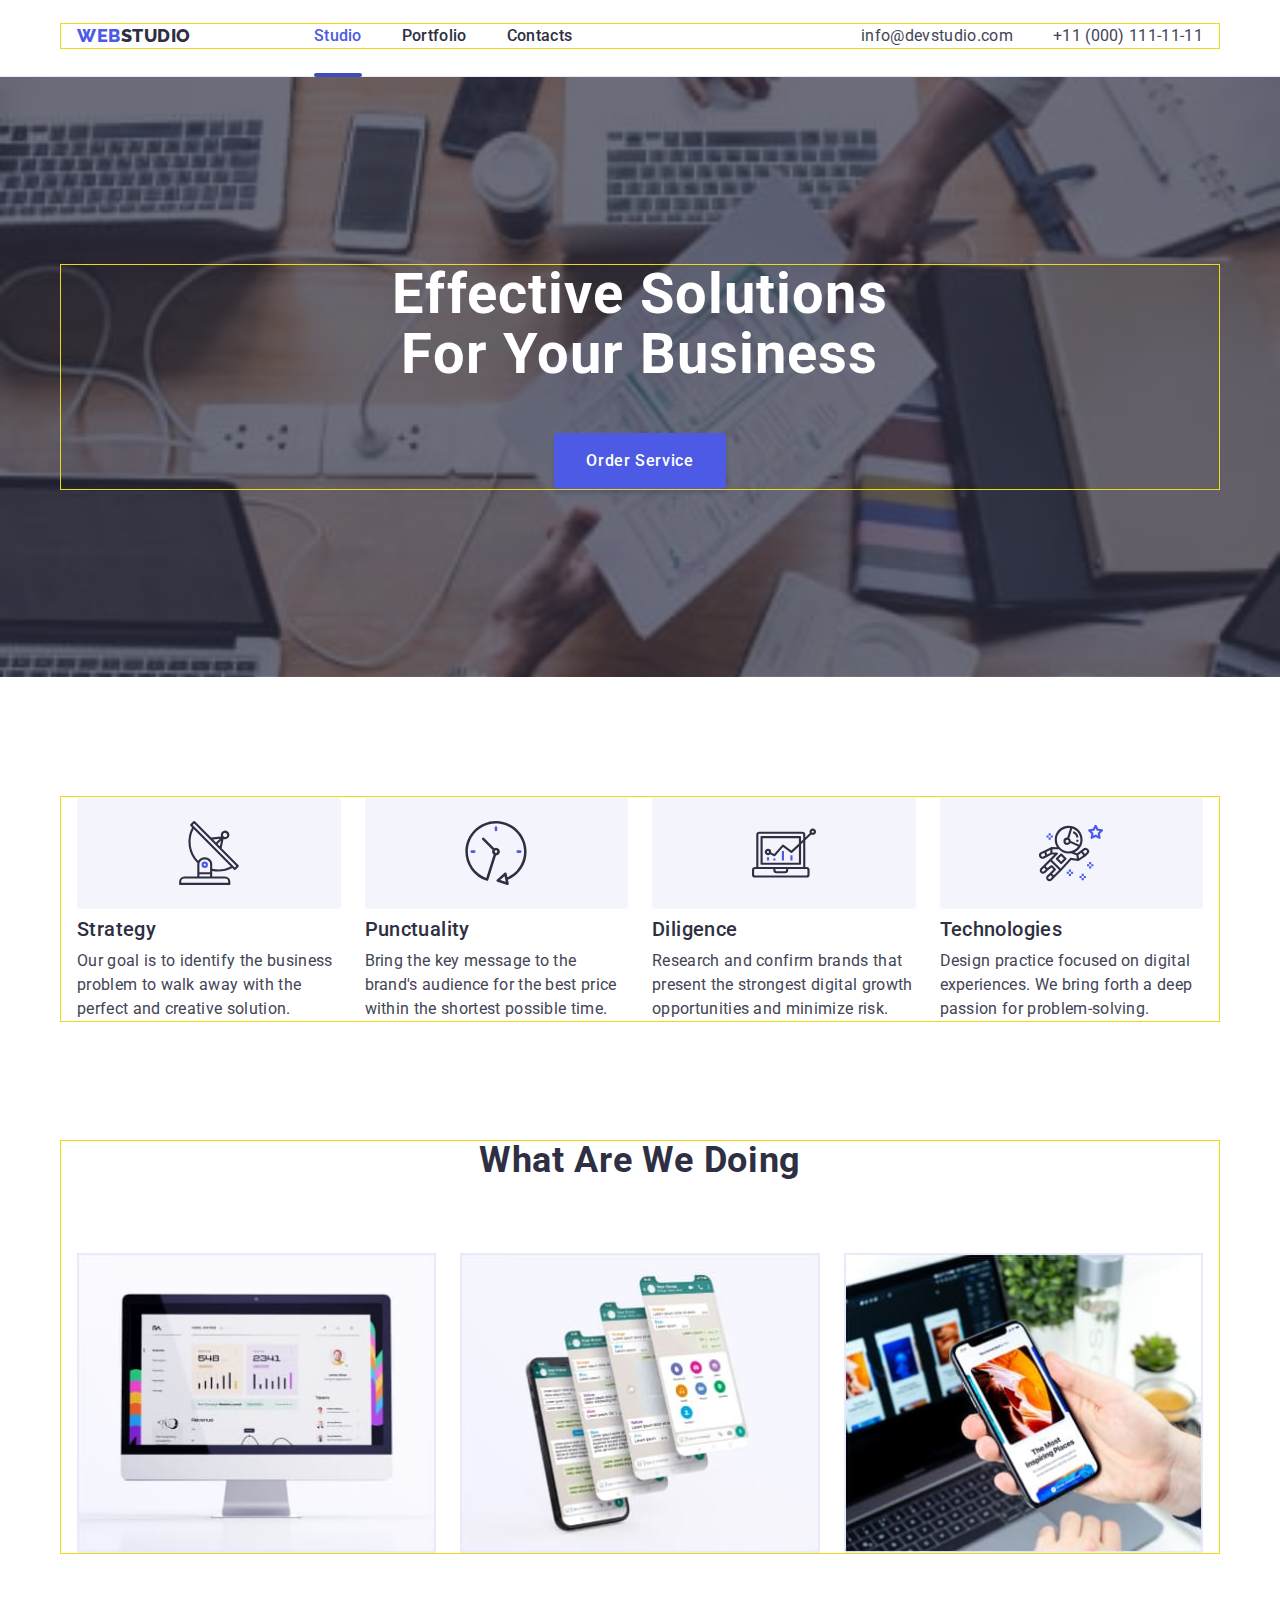
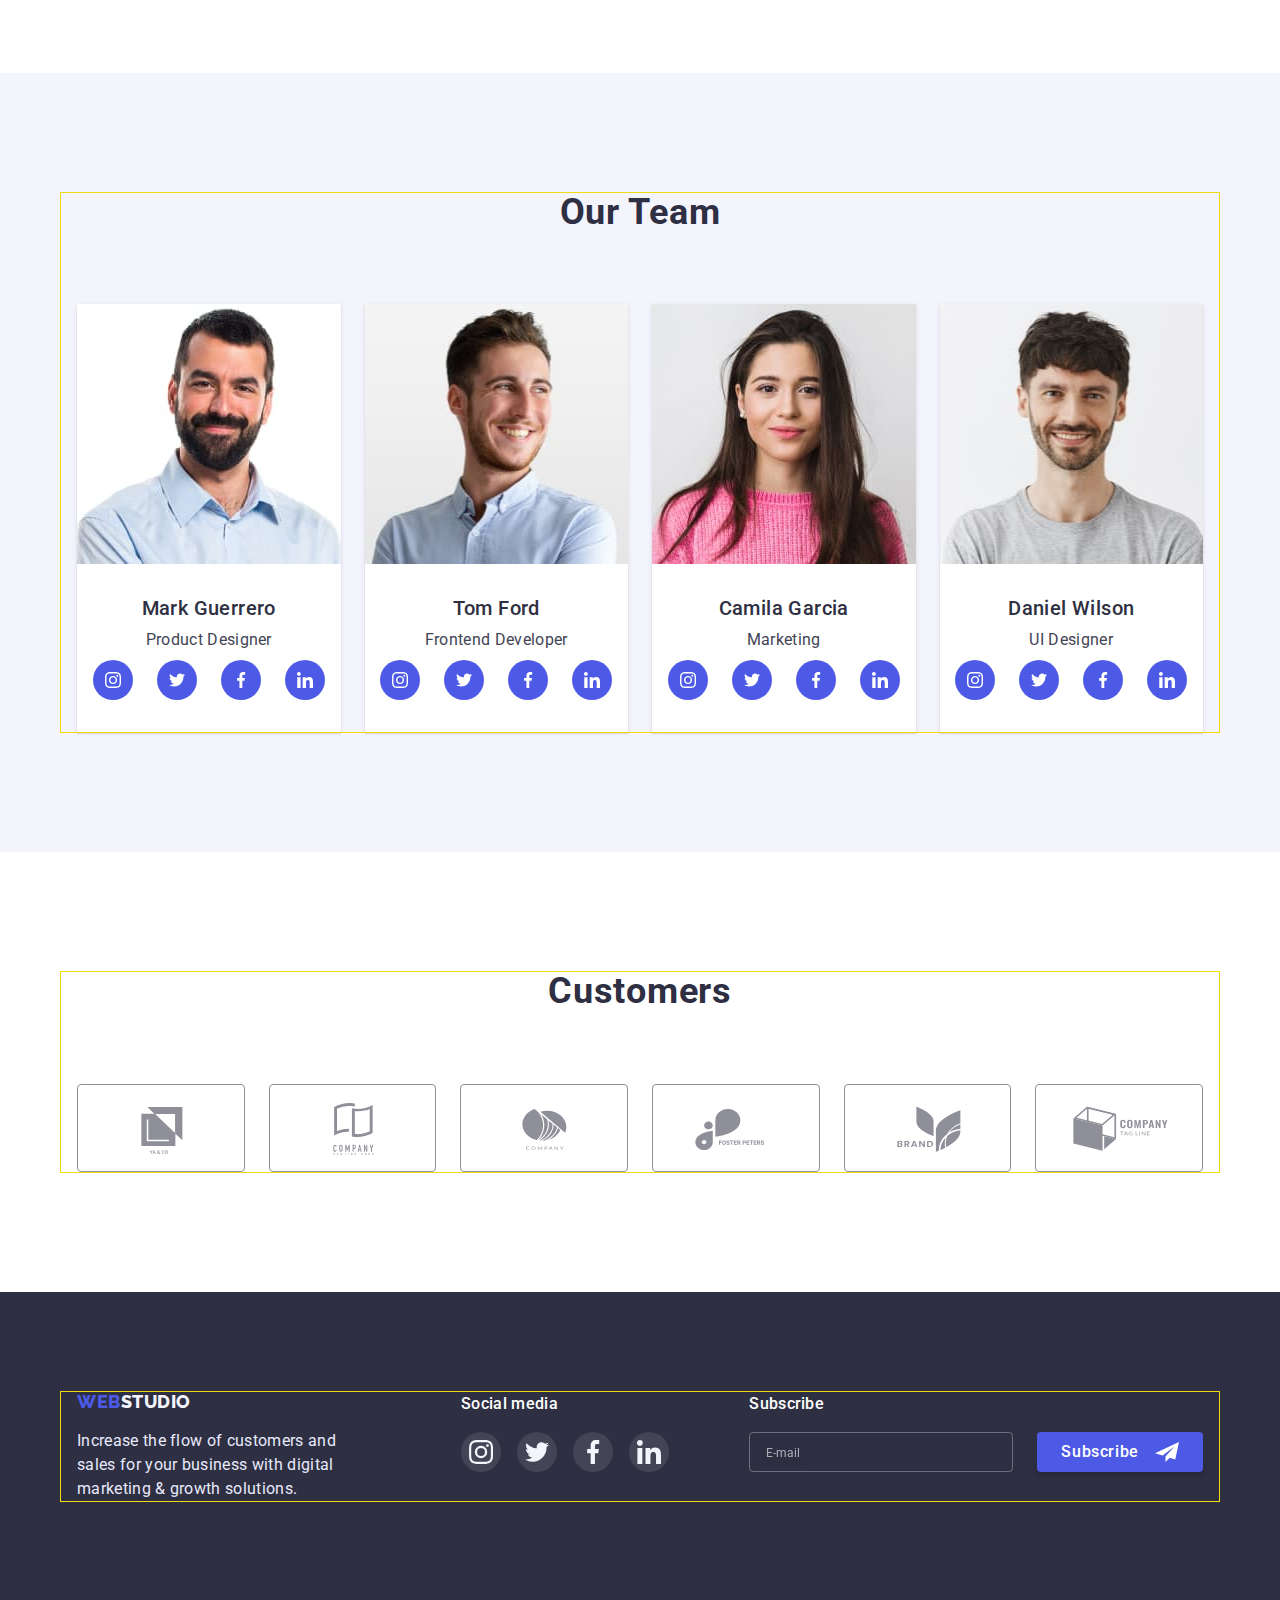
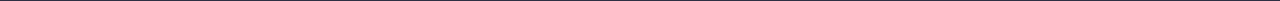
<file: index.html>
<!DOCTYPE html>
<html lang="en">
  <head>
    <meta charset="UTF-8" />
    <meta http-equiv="X-UA-Compatible" content="IE=edge" />
    <meta name="viewport" content="width=device-width, initial-scale=1.0" />
    <title>WEBSTUDIO</title>

    <link rel="preconnect" href="https://fonts.googleapis.com" />
    <link rel="preconnect" href="https://fonts.gstatic.com" crossorigin />
    <link
      href="https://fonts.googleapis.com/css2?family=Raleway:wght@800&family=Roboto:wght@400;500;700;900&display=swap"
      rel="stylesheet"
    />
    <link
      rel="stylesheet"
      href="https://cdnjs.cloudflare.com/ajax/libs/modern-normalize/1.1.0/modern-normalize.min.css"
    />
    <link rel="stylesheet" href="./css/mobile.css" />
    <link rel="stylesheet" href="./css/tablet.css" />
    <link rel="stylesheet" href="./css/desktop.css" />
  </head>

  <body>
    <!-----Header----->
    <header class="header">
      <div class="container header-container">
        <nav class="header-nav">
          <a href="" class="header-logo link logo"
            ><span class="primary">Web</span
            ><span class="studio">Studio</span></a
          >
          <ul class="header-list list">
            <li class="header-item">
              <a href="./index.html" class="header-link link current">Studio</a>
            </li>
            <li class="header-item">
              <a href="./portfolio.html" class="header-link link">Portfolio</a>
            </li>
            <li class="header-item">
              <a href="./contacts" class="header-link link">Contacts</a>
            </li>
          </ul>
        </nav>
        <button type="button" class="mobile-menu-open" data-menu-open>
          <svg class="mobile-menu-open-icon" width="32" height="22">
            <use href="./images/icons.svg#icon-burger"></use>
          </svg>
        </button>

        <ul class="header-info-list list">
          <li class="info-item">
            <a href="mailto:info@devstudio.com" class="header-info link"
              >info@devstudio.com</a
            >
          </li>
          <li class="info-item">
            <a href="tel:+110001111111" class="header-info link"
              >+11 (000) 111-11-11</a
            >
          </li>
        </ul>
      </div>

      <div class="mobile-menu is-hidden" data-menu>
        <div class="container">
          <div class="mobile-menu-top">
            <button type="button" class="mobile-menu-close-btn" data-menu-close>
              <svg class="mobile-menu-close-icon" width="8" height="8">
                <use href="./images/icons.svg#close-btn-modal"></use>
              </svg>
            </button>
            <nav>
              <ul class="menu-list list">
                <li class="menu-item">
                  <a href="./index.html" class="menu-link link current"
                    >Studio</a
                  >
                </li>
                <li class="menu-item">
                  <a href="./portfolio.html" class="menu-link link"
                    >Portfolio</a
                  >
                </li>
                <li class="menu-item">
                  <a href="./contacts" class="menu-link link">Contacts</a>
                </li>
              </ul>
            </nav>
          </div>

          <div class="mobile-menu-bottom">
            <ul class="menu-info-list list">
              <li class="menu-info-item">
                <a href="tel:+110001111111" class="menu-info-tel link"
                  >+11 (000) 111-11-11</a
                >
              </li>
              <li class="menu-info-item">
                <a href="mailto:info@devstudio.com" class="menu-info-mail link"
                  >info@devstudio.com</a
                >
              </li>
            </ul>

            <ul class="menu-icon-list icon-list list">
              <li class="icon-item">
                <a href="" class="menu-icon-link icon-link">
                  <svg class="menu-icon-svg" width="24" height="24">
                    <use href="./images/icons.svg#icon-instagram"></use>
                  </svg>
                </a>
              </li>
              <li class="icon-item">
                <a href="" class="menu-icon-link icon-link">
                  <svg class="menu-icon-svg" width="24" height="24">
                    <use href="./images/icons.svg#icon-twitter"></use>
                  </svg>
                </a>
              </li>
              <li class="icon-item">
                <a href="" class="menu-icon-link icon-link">
                  <svg class="menu-icon-svg" width="24" height="24">
                    <use href="./images/icons.svg#icon-facebook"></use>
                  </svg>
                </a>
              </li>
              <li class="icon-item">
                <a href="" class="menu-icon-link icon-link">
                  <svg class="menu-icon-svg" width="24" height="24">
                    <use href="./images/icons.svg#icon-linkedin"></use>
                  </svg>
                </a>
              </li>
            </ul>
          </div>
        </div>
      </div>
    </header>

    <main>
      <!-----Hero----->
      <section class="hero hero-overlay">
        <div class="hero-container container">
          <div class="hero-title-wrapper">
            <h1 class="hero-title">Effective Solutions for Your Business</h1>
          </div>
          <button
            type="button"
            class="hero-btn studio-btn button"
            data-modal-open
          >
            Order Service
          </button>
        </div>
      </section>

      <!-----Strategy----->
      <section class="strategy section">
        <div class="container">
          <h2 class="strategy-title visually-hidden">
            Our main principles in work
          </h2>
          <ul class="strategy-list wrap-list list">
            <li class="strategy-item icon-strategy">
              <h3 class="strategy-subtitle subtitle">Strategy</h3>
              <p class="strategy-text text">
                Our goal is to identify the business problem to walk away with
                the perfect and creative solution.
              </p>
            </li>
            <li class="strategy-item icon-punctuality">
              <h3 class="strategy-subtitle subtitle">Punctuality</h3>
              <p class="strategy-text text">
                Bring the key message to the brand's audience for the best price
                within the shortest possible time.
              </p>
            </li>
            <li class="strategy-item icon-diligence">
              <h3 class="strategy-subtitle subtitle">Diligence</h3>
              <p class="strategy-text text">
                Research and confirm brands that present the strongest digital
                growth opportunities and minimize risk.
              </p>
            </li>
            <li class="strategy-item icon-technologies">
              <h3 class="strategy-subtitle subtitle">Technologies</h3>
              <p class="strategy-text text">
                Design practice focused on digital experiences. We bring forth a
                deep passion for problem-solving.
              </p>
            </li>
          </ul>
        </div>
      </section>

      <!-----Result----->
      <section class="result section">
        <div class="container">
          <h2 class="result-title title">What are we doing</h2>
          <ul class="result-list wrap-list list">
            <li class="result-item">
              <img
                class="result-img"
                src="./images/product1.jpg"
                alt="The monitor shows the website"
                width="360"
                height="300"
              />
            </li>
            <li class="result-item">
              <img
                class="result-img"
                src="./images/product2.jpg"
                alt="The messenger in a smartphone"
                width="360"
                height="300"
              />
            </li>
            <li class="result-item">
              <img
                class="result-img"
                src="./images/product3.jpg"
                alt="Multiplatform apps on the computer and the phone"
                width="360"
                height="300"
              />
            </li>
          </ul>
        </div>
      </section>

      <!-----Team----->
      <section class="team section">
        <div class="container">
          <h2 class="team-title title">Our team</h2>
          <ul class="team-list wrap-list list">
            <li class="team-item">
              <img
                class="team-img"
                srcset="
                  ./images/foto-team1.jpg    1x,
                  ./images/foto-team1@2x.jpg 2x
                "
                src="./images/foto-team1.jpg"
                alt="Mark Guerrero"
                width="264"
                height="260"
              />
              <div class="team-container text-container">
                <h3 class="team-subtitle subtitle">Mark Guerrero</h3>
                <p class="team-text text">Product Designer</p>
                <ul class="team-icon-list icon-list list">
                  <li class="icon-item">
                    <a href="" class="team-icon-link icon-link">
                      <svg class="team-icon-svg" width="16" height="16">
                        <use href="./images/icons.svg#icon-instagram"></use>
                      </svg>
                    </a>
                  </li>
                  <li class="icon-item">
                    <a href="" class="team-icon-link icon-link">
                      <svg class="team-icon-svg" width="16" height="16">
                        <use href="./images/icons.svg#icon-twitter"></use>
                      </svg>
                    </a>
                  </li>
                  <li class="icon-item">
                    <a href="" class="team-icon-link icon-link">
                      <svg class="team-icon-svg" width="16" height="16">
                        <use href="./images/icons.svg#icon-facebook"></use>
                      </svg>
                    </a>
                  </li>
                  <li class="icon-item">
                    <a href="" class="team-icon-link icon-link">
                      <svg class="team-icon-svg" width="16" height="16">
                        <use href="./images/icons.svg#icon-linkedin"></use>
                      </svg>
                    </a>
                  </li>
                </ul>
              </div>
            </li>
            <li class="team-item">
              <img
                class="team-img"
                srcset="
                  ./images/foto-team2.jpg    1x,
                  ./images/foto-team2@2x.jpg 2x
                "
                src="./images/foto-team2.jpg"
                alt="Tom Ford"
                width="264"
                height="260"
              />
              <div class="team-container text-container">
                <h3 class="team-subtitle subtitle">Tom Ford</h3>
                <p class="team-text text">Frontend Developer</p>
                <ul class="team-icon-list icon-list list">
                  <li class="team-icon-item icon-item">
                    <a href="" class="team-icon-link icon-link">
                      <svg class="team-icon-svg" width="16" height="16">
                        <use href="./images/icons.svg#icon-instagram"></use>
                      </svg>
                    </a>
                  </li>
                  <li class="icon-item">
                    <a href="" class="team-icon-link icon-link">
                      <svg class="team-icon-svg" width="16" height="16">
                        <use href="./images/icons.svg#icon-twitter"></use>
                      </svg>
                    </a>
                  </li>
                  <li class="icon-item">
                    <a href="" class="team-icon-link icon-link">
                      <svg class="team-icon-svg" width="16" height="16">
                        <use href="./images/icons.svg#icon-facebook"></use>
                      </svg>
                    </a>
                  </li>
                  <li class="icon-item">
                    <a href="" class="team-icon-link icon-link">
                      <svg class="team-icon-svg" width="16" height="16">
                        <use href="./images/icons.svg#icon-linkedin"></use>
                      </svg>
                    </a>
                  </li>
                </ul>
              </div>
            </li>
            <li class="team-item">
              <img
                class="team-img"
                srcset="
                  ./images/foto-team3.jpg    1x,
                  ./images/foto-team3@2x.jpg 2x
                "
                src="./images/foto-team3.jpg"
                alt="Camila Garcia"
                width="264"
                height="260"
              />
              <div class="team-container text-container">
                <h3 class="team-subtitle subtitle">Camila Garcia</h3>
                <p class="team-text text">Marketing</p>
                <ul class="team-icon-list icon-list list">
                  <li class="icon-item">
                    <a href="" class="team-icon-link icon-link">
                      <svg class="team-icon-svg" width="16" height="16">
                        <use href="./images/icons.svg#icon-instagram"></use>
                      </svg>
                    </a>
                  </li>
                  <li class="icon-item">
                    <a href="" class="team-icon-link icon-link">
                      <svg class="team-icon-svg" width="16" height="16">
                        <use href="./images/icons.svg#icon-twitter"></use>
                      </svg>
                    </a>
                  </li>
                  <li class="icon-item">
                    <a href="" class="team-icon-link icon-link">
                      <svg class="team-icon-svg" width="16" height="16">
                        <use href="./images/icons.svg#icon-facebook"></use>
                      </svg>
                    </a>
                  </li>
                  <li class="icon-item">
                    <a href="" class="team-icon-link icon-link">
                      <svg class="team-icon-svg" width="16" height="16">
                        <use href="./images/icons.svg#icon-linkedin"></use>
                      </svg>
                    </a>
                  </li>
                </ul>
              </div>
            </li>
            <li class="team-item">
              <img
                class="team-img"
                srcset="
                  ./images/foto-team4.jpg    1x,
                  ./images/foto-team4@2x.jpg 2x
                "
                src="./images/foto-team4.jpg"
                alt="Daniel Wilson"
                width="264"
                height="260"
              />
              <div class="team-container text-container">
                <h3 class="team-subtitle subtitle">Daniel Wilson</h3>
                <p class="team-text text">UI Designer</p>
                <ul class="team-icon-list icon-list list">
                  <li class="icon-item">
                    <a href="" class="team-icon-link icon-link">
                      <svg class="team-icon-svg" width="16" height="16">
                        <use href="./images/icons.svg#icon-instagram"></use>
                      </svg>
                    </a>
                  </li>
                  <li class="icon-item">
                    <a href="" class="team-icon-link icon-link">
                      <svg class="team-icon-svg" width="16" height="16">
                        <use href="./images/icons.svg#icon-twitter"></use>
                      </svg>
                    </a>
                  </li>
                  <li class="icon-item">
                    <a href="" class="team-icon-link icon-link">
                      <svg class="team-icon-svg" width="16" height="16">
                        <use href="./images/icons.svg#icon-facebook"></use>
                      </svg>
                    </a>
                  </li>
                  <li class="icon-item">
                    <a href="" class="team-icon-link icon-link">
                      <svg class="team-icon-svg" width="16" height="16">
                        <use href="./images/icons.svg#icon-linkedin"></use>
                      </svg>
                    </a>
                  </li>
                </ul>
              </div>
            </li>
          </ul>
        </div>
      </section>

      <!-----Customers  ----->
      <section class="customers section">
        <div class="container">
          <h2 class="customers-title title">Customers</h2>
          <ul class="customers-list wrap-list list">
            <li class="customers-item">
              <a href="" class="customers-link icon-link link">
                <svg class="customers-icon-svg">
                  <use href="./images/icons.svg#icon-ya-co"></use>
                </svg>
              </a>
            </li>
            <li class="customers-item">
              <a href="" class="customers-link icon-link link">
                <svg class="customers-icon-svg">
                  <use href="./images/icons.svg#icon-tagline-here"></use>
                </svg>
              </a>
            </li>
            <li class="customers-item">
              <a href="" class="customers-link icon-link link">
                <svg class="customers-icon-svg">
                  <use href="./images/icons.svg#icon-company"></use>
                </svg>
              </a>
            </li>
            <li class="customers-item">
              <a href="" class="customers-link icon-link link">
                <svg class="customers-icon-svg">
                  <use href="./images/icons.svg#icon-foster-peters"></use>
                </svg>
              </a>
            </li>
            <li class="customers-item">
              <a href="" class="customers-link icon-link link">
                <svg class="customers-icon-svg">
                  <use href="./images/icons.svg#icon-brand"></use>
                </svg>
              </a>
            </li>
            <li class="customers-item">
              <a href="" class="customers-link icon-link link">
                <svg class="customers-icon-svg">
                  <use href="./images/icons.svg#icon-tag-line"></use>
                </svg>
              </a>
            </li>
          </ul>
        </div>
      </section>
    </main>

    <!-----Footer----->
    <footer class="footer section">
      <div class="footer-container container">
        <div class="footer-container-logo">
          <a class="footer-logo link logo" href=""
            ><span class="primary">Web</span>Studio</a
          >
          <p class="footer-text text">
            Increase the flow of customers and sales for your business with
            digital marketing & growth solutions.
          </p>
        </div>
        <div class="footer-container-icon">
          <p class="footer-title text">Social media</p>
          <ul class="footer-icon-list icon-list list">
            <li class="icon-item">
              <a href="" class="footer-icon-link icon-link">
                <svg class="footer-icon-svg" width="24" height="24">
                  <use href="./images/icons.svg#icon-instagram"></use>
                </svg>
              </a>
            </li>
            <li class="icon-item">
              <a href="" class="footer-icon-link icon-link">
                <svg class="footer-icon-svg" width="24" height="24">
                  <use href="./images/icons.svg#icon-twitter"></use>
                </svg>
              </a>
            </li>
            <li class="icon-item">
              <a href="" class="footer-icon-link icon-link">
                <svg class="footer-icon-svg" width="24" height="24">
                  <use href="./images/icons.svg#icon-facebook"></use>
                </svg>
              </a>
            </li>
            <li class="icon-item">
              <a href="" class="footer-icon-link icon-link">
                <svg class="footer-icon-svg" width="24" height="24">
                  <use href="./images/icons.svg#icon-linkedin"></use>
                </svg>
              </a>
            </li>
          </ul>
        </div>
        <div class="footer-container-mail">
          <p class="footer-title text">Subscribe</p>
          <form class="footer-form">
            <label class="footer-form-label">
              <input
                type="email"
                class="footer-form-email"
                name="user_email"
                placeholder="E-mail"
              />
            </label>
            <button type="submit" class="footer-form-btn studio-btn button">
              <span class="footer-btn-text">Subscribe</span>
              <svg class="footer-plane-icon" width="24" height="24">
                <use href="./images/icons.svg#plane-icon-footer"></use>
              </svg>
            </button>
          </form>
        </div>
      </div>
    </footer>

    <!-----Modal----->
    <div class="backdrop is-hidden" data-modal>
      <div class="modal-container">
        <button type="button" class="close-btn-modal" data-modal-close>
          <svg class="close-btn-modal-svg" width="8" height="8">
            <use href="./images/icons.svg#close-btn-modal"></use>
          </svg>
        </button>
        <form class="modal-form">
          <p class="modal-form-mission text">
            Leave your contacts and we will call you back
          </p>

          <label class="modal-form-label">
            <span class="modal-text">Name</span>
            <span class="modal-icon-wrap">
              <input
                type="text"
                class="modal-form-input"
                name="user_name"
                required
                pattern="^[a-zA-Zа-яА-Я]+$"
                minlength="2"
                autofocus
              />
              <svg class="modal-icon-svg" width="18" height="18">
                <use href="./images/icons.svg#icon-user-name"></use>
              </svg>
            </span>
          </label>

          <label class="modal-form-label">
            <span class="modal-text">Phone</span>
            <span class="modal-icon-wrap">
              <input
                type="tel"
                class="modal-form-input"
                name="user_phone"
                required
                pattern="[0-9]{3}-[0-9]{3}-[0-9]{2}-[0-9]{2}"
                title="xxx-xxx-xx-xx"
              />
              <svg class="modal-icon-svg" width="18" height="24">
                <use href="./images/icons.svg#icon-user-phone"></use>
              </svg>
            </span>
          </label>

          <label class="modal-form-label">
            <span class="modal-text">Email</span>
            <span class="modal-icon-wrap">
              <input type="email" class="modal-form-input" name="user_email" />
              <svg class="modal-icon-svg" width="18" height="24">
                <use href="./images/icons.svg#icon-user-email"></use>
              </svg>
            </span>
          </label>

          <label class="comment-label">
            <span class="modal-text">Comment</span>
            <textarea
              class="textarea-comment modal-form-input"
              name="user_comment"
              placeholder="Text input"
            ></textarea>
          </label>

          <input
            type="checkbox"
            class="modal-check-input visually-hidden"
            name="user_policy"
            id="user_checkbox"
            value="true"
          />
          <label class="modal-check-label modal-text" for="user_checkbox"
            >I accept the terms and conditions of the&nbsp;
            <a href="" class="modal-form-link">Privacy Policy</a></label
          >

          <button type="submit" class="modal-send-btn studio-btn button">
            <span class="modal-btn-text">Send</span>
          </button>
        </form>
      </div>
    </div>
    <script src="./js/modal.js"></script>
    <script src="./js/mobile-menu.js"></script>
  </body>
</html>
</file>
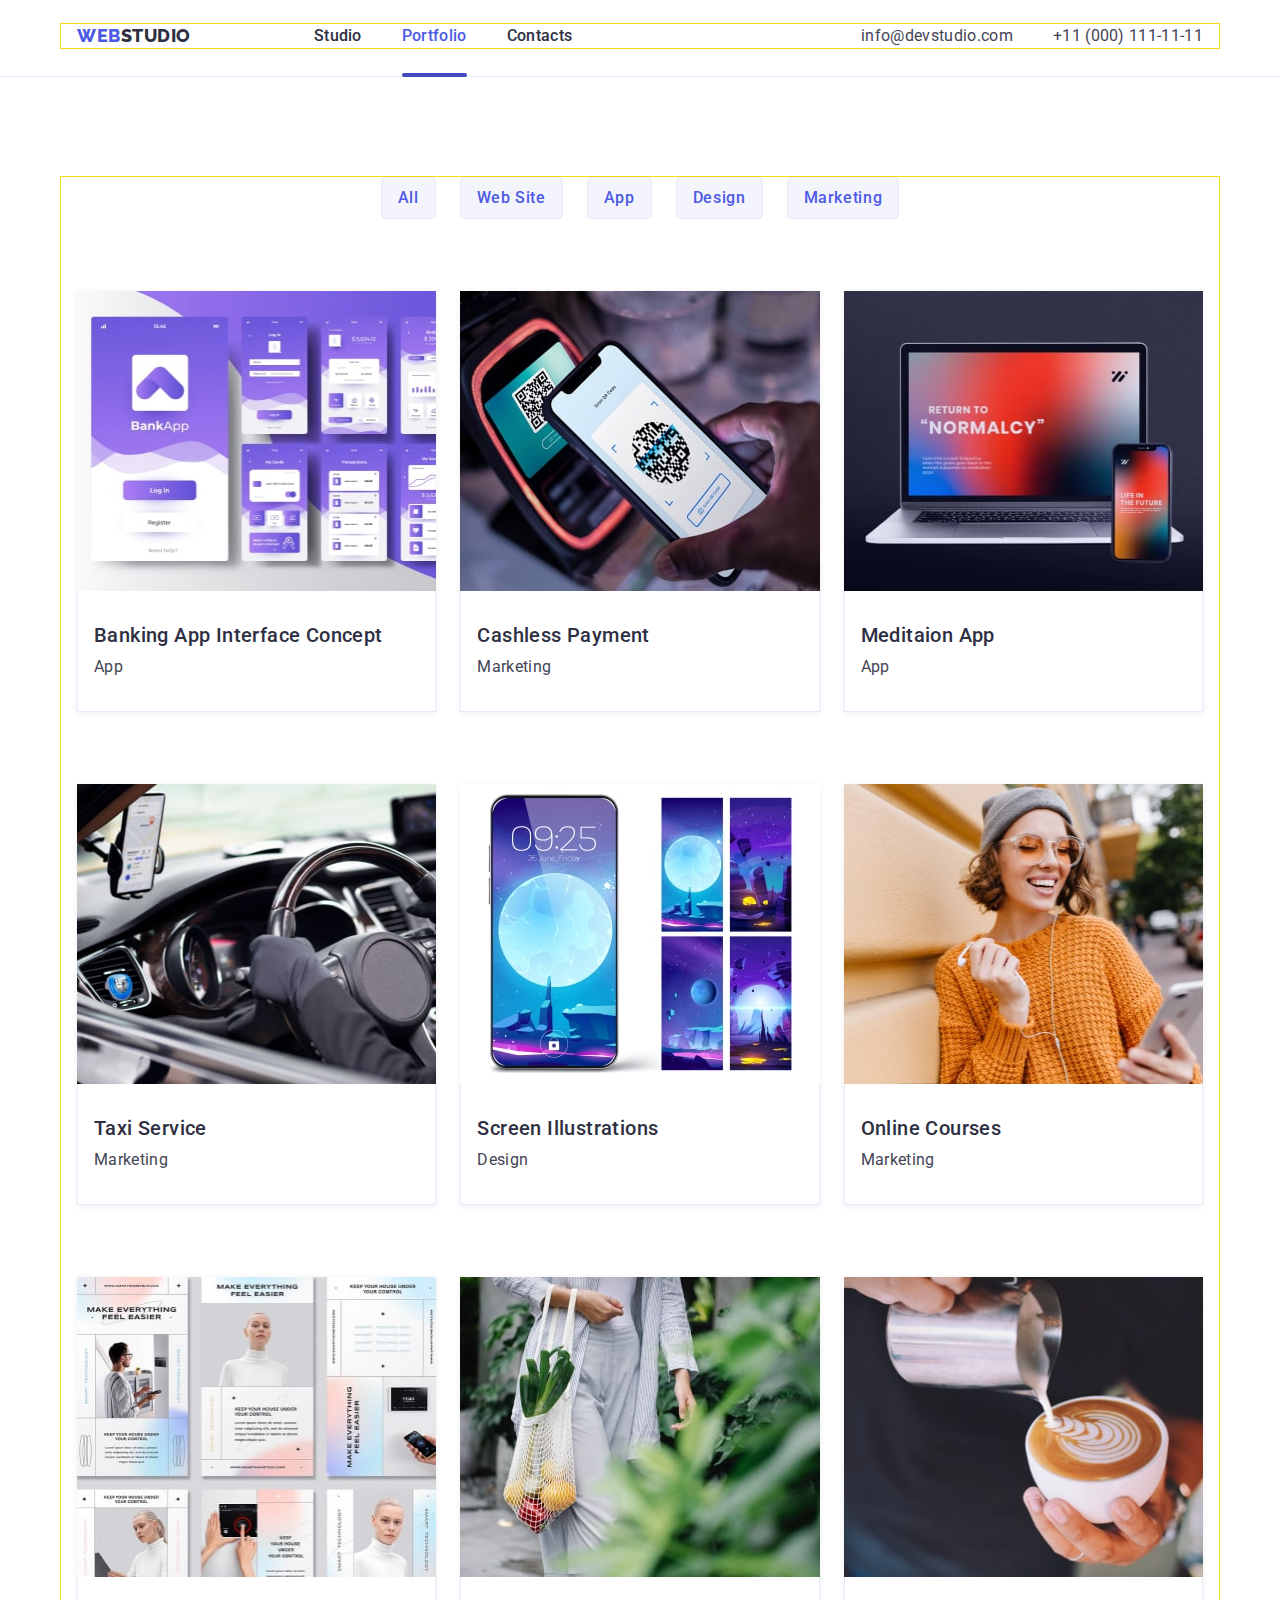
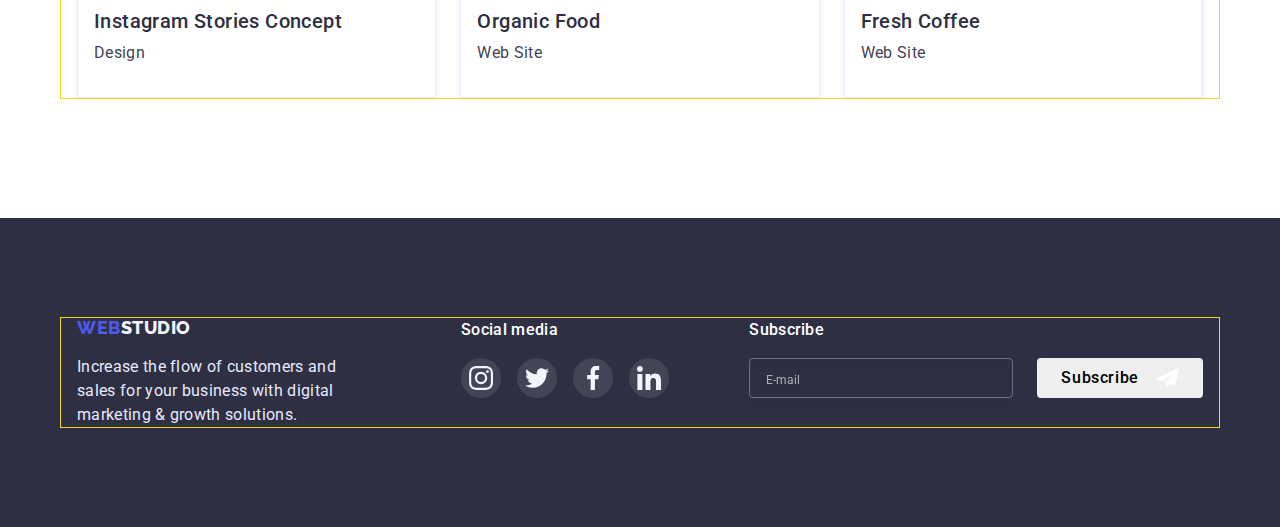
<file: portfolio.html>
<!DOCTYPE html>
<html lang="en">
  <head>
    <meta charset="UTF-8" />
    <meta http-equiv="X-UA-Compatible" content="IE=edge" />
    <meta name="viewport" content="width=device-width, initial-scale=1.0" />
    <title>WEBSTUDIO-portfolio</title>
    <link rel="preconnect" href="https://fonts.googleapis.com" />
    <link rel="preconnect" href="https://fonts.gstatic.com" crossorigin />
    <link
      href="https://fonts.googleapis.com/css2?family=Raleway:wght@800&family=Roboto:wght@400;500;700;900&display=swap"
      rel="stylesheet"
    />
    <link
      rel="stylesheet"
      href="https://cdnjs.cloudflare.com/ajax/libs/modern-normalize/1.1.0/modern-normalize.min.css"
    />
    <!-- <link rel="stylesheet" href="./css/portfolio.css" /> -->
    <link rel="stylesheet" href="./css/mobile.css" />
    <link rel="stylesheet" href="./css/tablet.css" />
    <link rel="stylesheet" href="./css/desktop.css" />
  </head>
  <body>
    <!-----Header----->
    <header class="header">
      <div class="container header-container">
        <nav class="header-nav">
          <a href="" class="header-logo link logo">
            <span class="primary">Web</span>Studio</a
          >
          <ul class="header-list list">
            <li class="header-item">
              <a href="./index.html" class="header-link link">Studio</a>
            </li>
            <li class="header-item">
              <a href="./portfolio.html" class="header-link link current"
                >Portfolio</a
              >
            </li>
            <li class="header-item">
              <a href="./contacts" class="header-link link">Contacts</a>
            </li>
          </ul>
        </nav>
        <button type="button" class="mobile-menu-open" data-menu-open>
          <svg class="mobile-menu-open-icon" width="32" height="22">
            <use href="./images/icons.svg#icon-burger"></use>
          </svg>
        </button>

        <ul class="header-info-list list">
          <li class="info-item">
            <a
              href="mailto:info@devstudio.com"
              class="header-info header-mail link"
              >info@devstudio.com</a
            >
          </li>
          <li class="info-item">
            <a href="tel:+110001111111" class="header-info link"
              >+11 (000) 111-11-11</a
            >
          </li>
        </ul>
      </div>

      <div class="mobile-menu is-hidden" data-menu>
        <div class="container">
          <div class="mobile-menu-top">
            <button type="button" class="mobile-menu-close-btn" data-menu-close>
              <svg class="mobile-menu-close-icon" width="8" height="8">
                <use href="./images/icons.svg#close-btn-modal"></use>
              </svg>
            </button>
            <nav>
              <ul class="menu-list list">
                <li class="menu-item">
                  <a href="./index.html" class="menu-link link">Studio</a>
                </li>
                <li class="menu-item">
                  <a href="./portfolio.html" class="menu-link link current"
                    >Portfolio</a
                  >
                </li>
                <li class="menu-item">
                  <a href="./contacts" class="menu-link link">Contacts</a>
                </li>
              </ul>
            </nav>
          </div>

          <div class="mobile-menu-bottom">
            <ul class="menu-info-list list">
              <li class="menu-info-item">
                <a href="tel:+110001111111" class="menu-info-tel link"
                  >+11 (000) 111-11-11</a
                >
              </li>
              <li class="menu-info-item">
                <a href="mailto:info@devstudio.com" class="menu-info-mail link"
                  >info@devstudio.com</a
                >
              </li>
            </ul>

            <ul class="menu-icon-list icon-list list">
              <li class="icon-item">
                <a href="" class="menu-icon-link icon-link">
                  <svg class="menu-icon-svg" width="24" height="24">
                    <use href="./images/icons.svg#icon-instagram"></use>
                  </svg>
                </a>
              </li>
              <li class="icon-item">
                <a href="" class="menu-icon-link icon-link">
                  <svg class="menu-icon-svg" width="24" height="24">
                    <use href="./images/icons.svg#icon-twitter"></use>
                  </svg>
                </a>
              </li>
              <li class="icon-item">
                <a href="" class="menu-icon-link icon-link">
                  <svg class="menu-icon-svg" width="24" height="24">
                    <use href="./images/icons.svg#icon-facebook"></use>
                  </svg>
                </a>
              </li>
              <li class="icon-item">
                <a href="" class="menu-icon-link icon-link">
                  <svg class="menu-icon-svg" width="24" height="24">
                    <use href="./images/icons.svg#icon-linkedin"></use>
                  </svg>
                </a>
              </li>
            </ul>
          </div>
        </div>
      </div>
    </header>

    <main>
      <!-----Portfolio----->
      <section class="portfolio section">
        <div class="container">
          <h1 class="main-title visually-hidden main-title">Portfolio</h1>

          <ul class="filter-list list">
            <li class="filter-item">
              <button class="filter-btn button" type="button">All</button>
            </li>
            <li class="filter-item">
              <button class="filter-btn button" type="button">Web Site</button>
            </li>
            <li class="filter-item">
              <button class="filter-btn button" type="button">App</button>
            </li>
            <li class="filter-item">
              <button class="filter-btn button" type="button">Design</button>
            </li>
            <li class="filter-item">
              <button class="filter-btn button" type="button">Marketing</button>
            </li>
          </ul>
          <ul class="card-list wrap-list list">
            <li class="card-item">
              <a href="" class="card-link link">
                <div class="card-overlay-container">
                  <picture>
                    <source
                      srcset="
                        ./images/card-desk1-@1x-min.jpg 1x,
                        ./images/card-desk1-@2x-min.jpg 2x
                      "
                      media="(min-width: 1158px)"
                      width="360"
                      height="300"
                      type="image/jpeg"
                    />
                    <source
                      srcset="
                        ./images/card-tab1-@1x-min.jpg 1x,
                        ./images/card-tab1-@2x-min.jpg 2x
                      "
                      media="(min-width: 768px)"
                      width="356"
                      height="300"
                      type="image/jpeg"
                    />
                    <source
                      srcset="
                        ./images/card-mob1-@1x-min.jpg 1x,
                        ./images/card-mob1-@2x-min.jpg 2x
                      "
                      media="(min-width: 320px)"
                      width="396"
                      height="280"
                      type="image/jpeg"
                    />
                    <img
                      class="card-img"
                      src="./images/card-mob1-@1x-min.jpg"
                      alt="Smartphone with QR code"
                      width="396"
                      height="280"
                    />
                  </picture>

                  <p class="card-overlay text">
                    14 Stylish and User-Friendly App Design Concepts · Task
                    Manager App · Calorie Tracker App · Exotic Fruit Ecommerce
                    App · Cloud Storage App
                  </p>
                </div>
                <div class="card-container text-container">
                  <h2 class="card-subtitle subtitle">
                    Banking App Interface Concept
                  </h2>
                  <p class="card-text text">App</p>
                </div>
              </a>
            </li>
            <li class="card-item">
              <a href="" class="card-link link">
                <div class="card-overlay-container">
                  <picture>
                    <source
                      srcset="
                        ./images/card-desk2-@1x-min.jpg 1x,
                        ./images/card-desk2-@2x-min.jpg 2x
                      "
                      media="(min-width: 1158px)"
                      width="360"
                      height="300"
                      type="image/jpeg"
                    />
                    <source
                      srcset="
                        ./images/card-tab2-@1x-min.jpg 1x,
                        ./images/card-tab2-@2x-min.jpg 2x
                      "
                      media="(min-width: 768px)"
                      width="356"
                      height="300"
                      type="image/jpeg"
                    />
                    <source
                      srcset="
                        ./images/card-mob2-@1x-min.jpg 1x,
                        ./images/card-mob2-@2x-min.jpg 2x
                      "
                      media="(min-width: 320px)"
                      width="396"
                      height="280"
                      type="image/jpeg"
                    />
                    <img
                      class="card-img"
                      src="./images/card-mob2-@1x-min.jpg"
                      alt="Smartphone with QR code"
                      width="396"
                      height="280"
                    />
                  </picture>
                  <p class="card-overlay text">
                    14 Stylish and User-Friendly App Design Concepts · Task
                    Manager App · Calorie Tracker App · Exotic Fruit Ecommerce
                    App · Cloud Storage App
                  </p>
                </div>
                <div class="card-container text-container">
                  <h2 class="card-subtitle subtitle">Cashless Payment</h2>
                  <p class="card-text text">Marketing</p>
                </div>
              </a>
            </li>
            <li class="card-item">
              <a href="" class="card-link link">
                <div class="card-overlay-container">
                  <picture>
                    <source
                      srcset="
                        ./images/card-desk3-@1x-min.jpg 1x,
                        ./images/card-desk3-@2x-min.jpg 2x
                      "
                      media="(min-width: 1158px)"
                      width="360"
                      height="300"
                      type="image/jpeg"
                    />
                    <source
                      srcset="
                        ./images/card-tab3-@1x-min.jpg 1x,
                        ./images/card-tab3-@2x-min.jpg 2x
                      "
                      media="(min-width: 768px)"
                      width="356"
                      height="300"
                      type="image/jpeg"
                    />
                    <source
                      srcset="
                        ./images/card-mob3-@1x-min.jpg 1x,
                        ./images/card-mob3-@2x-min.jpg 2x
                      "
                      media="(min-width: 320px)"
                      width="396"
                      height="280"
                      type="image/jpeg"
                    />
                    <img
                      class="card-img"
                      src="./images/card-mob3-@1x-min.jpg"
                      alt="Smartphone with QR code"
                      width="396"
                      height="280"
                    />
                  </picture>
                  <p class="card-overlay text">
                    14 Stylish and User-Friendly App Design Concepts · Task
                    Manager App · Calorie Tracker App · Exotic Fruit Ecommerce
                    App · Cloud Storage App
                  </p>
                </div>
                <div class="card-container text-container">
                  <h2 class="card-subtitle subtitle">Meditaion App</h2>
                  <p class="card-text text">App</p>
                </div>
              </a>
            </li>
            <li class="card-item">
              <a href="" class="card-link link">
                <div class="card-overlay-container">
                  <picture>
                    <source
                      srcset="
                        ./images/card-desk4-@1x-min.jpg 1x,
                        ./images/card-desk4-@2x-min.jpg 2x
                      "
                      media="(min-width: 1158px)"
                      width="360"
                      height="300"
                      type="image/jpeg"
                    />
                    <source
                      srcset="
                        ./images/card-tab4-@1x-min.jpg 1x,
                        ./images/card-tab4-@2x-min.jpg 2x
                      "
                      media="(min-width: 768px)"
                      width="356"
                      height="300"
                      type="image/jpeg"
                    />
                    <source
                      srcset="
                        ./images/card-mob4-@1x-min.jpg 1x,
                        ./images/card-mob4-@2x-min.jpg 2x
                      "
                      media="(min-width: 320px)"
                      width="396"
                      height="280"
                      type="image/jpeg"
                    />
                    <img
                      class="card-img"
                      src="./images/card-mob4-@1x-min.jpg"
                      alt="Smartphone with QR code"
                      width="396"
                      height="280"
                    />
                  </picture>
                  <p class="card-overlay text">
                    14 Stylish and User-Friendly App Design Concepts · Task
                    Manager App · Calorie Tracker App · Exotic Fruit Ecommerce
                    App · Cloud Storage App
                  </p>
                </div>
                <div class="card-container text-container">
                  <h2 class="card-subtitle subtitle">Taxi Service</h2>
                  <p class="card-text text">Marketing</p>
                </div>
              </a>
            </li>
            <li class="card-item">
              <a href="" class="card-link link">
                <div class="card-overlay-container">
                  <picture>
                    <source
                      srcset="
                        ./images/card-desk5-@1x-min.jpg 1x,
                        ./images/card-desk5-@2x-min.jpg 2x
                      "
                      media="(min-width: 1158px)"
                      width="360"
                      height="300"
                      type="image/jpeg"
                    />
                    <source
                      srcset="
                        ./images/card-tab5-@1x-min.jpg 1x,
                        ./images/card-tab5-@2x-min.jpg 2x
                      "
                      media="(min-width: 768px)"
                      width="356"
                      height="300"
                      type="image/jpeg"
                    />
                    <source
                      srcset="
                        ./images/card-mob5-@1x-min.jpg 1x,
                        ./images/card-mob5-@2x-min.jpg 2x
                      "
                      media="(min-width: 320px)"
                      width="396"
                      height="280"
                      type="image/jpeg"
                    />
                    <img
                      class="card-img"
                      src="./images/card-mob5-@1x-min.jpg"
                      alt="Smartphone with QR code"
                      width="396"
                      height="280"
                    />
                  </picture>
                  <p class="card-overlay text">
                    14 Stylish and User-Friendly App Design Concepts · Task
                    Manager App · Calorie Tracker App · Exotic Fruit Ecommerce
                    App · Cloud Storage App
                  </p>
                </div>
                <div class="card-container text-container">
                  <h2 class="card-subtitle subtitle">Screen Illustrations</h2>
                  <p class="card-text text">Design</p>
                </div>
              </a>
            </li>
            <li class="card-item">
              <a href="" class="card-link link">
                <div class="card-overlay-container">
                  <picture>
                    <source
                      srcset="
                        ./images/card-desk6-@1x-min.jpg 1x,
                        ./images/card-desk6-@2x-min.jpg 2x
                      "
                      media="(min-width: 1158px)"
                      width="360"
                      height="300"
                      type="image/jpeg"
                    />
                    <source
                      srcset="
                        ./images/card-tab6-@1x-min.jpg 1x,
                        ./images/card-tab6-@2x-min.jpg 2x
                      "
                      media="(min-width: 768px)"
                      width="356"
                      height="300"
                      type="image/jpeg"
                    />
                    <source
                      srcset="
                        ./images/card-mob6-@1x-min.jpg 1x,
                        ./images/card-mob6-@2x-min.jpg 2x
                      "
                      media="(min-width: 320px)"
                      width="396"
                      height="280"
                      type="image/jpeg"
                    />
                    <img
                      class="card-img"
                      src="./images/card-mob6-@1x-min.jpg"
                      alt="Smartphone with QR code"
                      width="396"
                      height="280"
                    />
                  </picture>
                  <p class="card-overlay text">
                    14 Stylish and User-Friendly App Design Concepts · Task
                    Manager App · Calorie Tracker App · Exotic Fruit Ecommerce
                    App · Cloud Storage App
                  </p>
                </div>
                <div class="card-container text-container">
                  <h2 class="card-subtitle subtitle">Online Courses</h2>
                  <p class="card- text text">Marketing</p>
                </div>
              </a>
            </li>
            <li class="card-item">
              <a href="" class="card-link link">
                <div class="card-overlay-container">
                  <picture>
                    <source
                      srcset="
                        ./images/card-desk7-@1x-min.jpg 1x,
                        ./images/card-desk7-@2x-min.jpg 2x
                      "
                      media="(min-width: 1158px)"
                      width="360"
                      height="300"
                      type="image/jpeg"
                    />
                    <source
                      srcset="
                        ./images/card-tab7-@1x-min.jpg 1x,
                        ./images/card-tab7-@2x-min.jpg 2x
                      "
                      media="(min-width: 768px)"
                      width="356"
                      height="300"
                      type="image/jpeg"
                    />
                    <source
                      srcset="
                        ./images/card-mob7-@1x-min.jpg 1x,
                        ./images/card-mob7-@2x-min.jpg 2x
                      "
                      media="(min-width: 320px)"
                      width="396"
                      height="280"
                      type="image/jpeg"
                    />
                    <img
                      class="card-img"
                      src="./images/card-mob7-@1x-min.jpg"
                      alt="Smartphone with QR code"
                      width="396"
                      height="280"
                    />
                  </picture>
                  <p class="card-overlay text">
                    14 Stylish and User-Friendly App Design Concepts · Task
                    Manager App · Calorie Tracker App · Exotic Fruit Ecommerce
                    App · Cloud Storage App
                  </p>
                </div>
                <div class="card-container text-container">
                  <h2 class="card-subtitle subtitle">
                    Instagram Stories Concept
                  </h2>
                  <p class="card- text text">Design</p>
                </div>
              </a>
            </li>
            <li class="card-item">
              <a href="" class="card-link link">
                <div class="card-overlay-container">
                  <picture>
                    <source
                      srcset="
                        ./images/card-desk8-@1x-min.jpg 1x,
                        ./images/card-desk8-@2x-min.jpg 2x
                      "
                      media="(min-width: 1158px)"
                      width="360"
                      height="300"
                      type="image/jpeg"
                    />
                    <source
                      srcset="
                        ./images/card-tab8-@1x-min.jpg 1x,
                        ./images/card-tab8-@2x-min.jpg 2x
                      "
                      media="(min-width: 768px)"
                      width="356"
                      height="300"
                      type="image/jpeg"
                    />
                    <source
                      srcset="
                        ./images/card-mob8-@1x-min.jpg 1x,
                        ./images/card-mob8-@2x-min.jpg 2x
                      "
                      media="(min-width: 320px)"
                      width="396"
                      height="280"
                      type="image/jpeg"
                    />
                    <img
                      class="card-img"
                      src="./images/card-mob8-@1x-min.jpg"
                      alt="Smartphone with QR code"
                      width="396"
                      height="280"
                    />
                  </picture>
                  <p class="card-overlay text">
                    14 Stylish and User-Friendly App Design Concepts · Task
                    Manager App · Calorie Tracker App · Exotic Fruit Ecommerce
                    App · Cloud Storage App
                  </p>
                </div>
                <div class="card-container text-container">
                  <h2 class="card-subtitle subtitle">Organic Food</h2>
                  <p class="card- text text">Web Site</p>
                </div>
              </a>
            </li>
            <li class="card-item">
              <a href="" class="card-link link">
                <div class="card-overlay-container">
                  <picture>
                    <source
                      srcset="
                        ./images/card-desk9-@1x-min.jpg 1x,
                        ./images/card-desk9-@2x-min.jpg 2x
                      "
                      media="(min-width: 1158px)"
                      width="360"
                      height="300"
                      type="image/jpeg"
                    />
                    <source
                      srcset="
                        ./images/card-tab9-@1x-min.jpg 1x,
                        ./images/card-tab9-@2x-min.jpg 2x
                      "
                      media="(min-width: 768px)"
                      width="356"
                      height="300"
                      type="image/jpeg"
                    />
                    <source
                      srcset="
                        ./images/card-mob9-@1x-min.jpg 1x,
                        ./images/card-mob9-@2x-min.jpg 2x
                      "
                      media="(min-width: 320px)"
                      width="396"
                      height="280"
                      type="image/jpeg"
                    />
                    <img
                      class="card-img"
                      src="./images/card-mob9-@1x-min.jpg"
                      alt="Smartphone with QR code"
                      width="396"
                      height="280"
                    />
                  </picture>
                  <p class="card-overlay text">
                    14 Stylish and User-Friendly App Design Concepts · Task
                    Manager App · Calorie Tracker App · Exotic Fruit Ecommerce
                    App · Cloud Storage App
                  </p>
                </div>
                <div class="card-container text-container">
                  <h2 class="card-subtitle subtitle">Fresh Coffee</h2>
                  <p class="card- text text">Web Site</p>
                </div>
              </a>
            </li>
          </ul>
        </div>
      </section>
    </main>
    <!-----Footer----->
    <footer class="footer">
      <div class="footer-container container">
        <div class="footer-container-logo">
          <a class="footer-logo link logo" href=""
            ><span class="primary">Web</span>Studio</a
          >
          <p class="footer-text text">
            Increase the flow of customers and sales for your business with
            digital marketing & growth solutions.
          </p>
        </div>
        <div class="footer-container-icon">
          <p class="footer-title text">Social media</p>
          <ul class="footer-icon-list icon-list list">
            <li class="icon-item">
              <a href="" class="footer-icon-link icon-link">
                <svg class="footer-icon-svg" width="24" height="24">
                  <use href="./images/icons.svg#icon-instagram"></use>
                </svg>
              </a>
            </li>
            <li class="icon-item">
              <a href="" class="footer-icon-link icon-link">
                <svg class="footer-icon-svg" width="24" height="24">
                  <use href="./images/icons.svg#icon-twitter"></use>
                </svg>
              </a>
            </li>
            <li class="icon-item">
              <a href="" class="footer-icon-link icon-link">
                <svg class="footer-icon-svg" width="24" height="24">
                  <use href="./images/icons.svg#icon-facebook"></use>
                </svg>
              </a>
            </li>
            <li class="icon-item">
              <a href="" class="footer-icon-link icon-link">
                <svg class="footer-icon-svg" width="24" height="24">
                  <use href="./images/icons.svg#icon-linkedin"></use>
                </svg>
              </a>
            </li>
          </ul>
        </div>
        <div class="footer-container-mail">
          <p class="footer-title text">Subscribe</p>
          <form class="footer-form">
            <label class="footer-form-label">
              <input
                type="email"
                class="footer-form-email"
                name="user_email"
                placeholder="E-mail"
              />
            </label>
            <button type="submit" class="footer-form-btn button">
              <span class="footer-btn-text">Subscribe</span>
              <svg class="footer-plane-icon" width="24" height="24">
                <use href="./images/icons.svg#plane-icon-footer"></use>
              </svg>
            </button>
          </form>
        </div>
      </div>
    </footer>
    <script src="./js/mobile-menu.js"></script>
  </body>
</html>
</file>
<file: css/mobile.css>
:root {
  --dark-color: #2e2f42;
  --primary-brand-color: #4d5ae5;
  --pressed-state-color: #404bbf;
  --text-color: #434455;
  --light-color: #f4f4fd;
  --contrast-color: #ffffff;
  --accent-color: #e7e9fc;
  --light-slate-color: #8e8f99;
  --success-color: #31d0aa;
  --transition-dur-and-func: 500ms cubic-bezier(0.4, 0, 0.2, 1);
}

body {
  font-family: "Roboto", sans-serif;
  color: var(--text-color);
}

h1,
h2,
h3,
p {
  margin-top: 0;
  margin-bottom: 0;
}

ul {
  margin-top: 0;
  margin-bottom: 0;
  padding-left: 0;
  box-sizing: border-box;
}

img {
  display: block;
  max-width: 100%;
  height: auto;
}

.section {
  padding-top: 96px;
  padding-bottom: 96px;
}

.container {
  padding-left: 16px;
  padding-right: 16px;
  margin-left: auto;
  margin-right: auto;
  /* outline: 1px solid red; */
}

.list {
  padding: 0;
  margin: 0;
  list-style: none;
}

.link {
  text-decoration: none;
}

.visually-hidden {
  position: absolute;
  width: 1px;
  height: 1px;
  margin: -1px;
  border: 0;
  padding: 0;

  white-space: nowrap;
  clip-path: inset(100%);
  clip: rect(0 0 0 0);
  overflow: hidden;
}

.title {
  font-size: 36px;
  line-height: 1.11;
  text-align: center;
  letter-spacing: 0.02em;
  text-transform: capitalize;
  color: var(--dark-color);

  margin-bottom: 72px;
}

.subtitle {
  font-weight: 500;
  font-size: 20px;
  line-height: 1.2;
  letter-spacing: 0.02em;
  color: var(--dark-color);
}

.text {
  font-size: 16px;
  font-weight: 400;
  line-height: 1.5;
  letter-spacing: 0.02em;
  color: var(--text-color);
}

.button {
  font-family: inherit;
  font-weight: 500;
  font-size: 16px;
  line-height: 1.5;
  letter-spacing: 0.04em;
  border: none;
  border-radius: 4px;
  cursor: pointer;
  display: block;
  padding: 16px 32px;
}

.studio-btn {
  color: var(--contrast-color);
  background-color: var(--primary-brand-color);
  border-color: transparent;
  box-shadow: 0px 4px 4px rgba(0, 0, 0, 0.15);

  transition: background-color var(--transition-dur-and-func);
}

.studio-btn:hover,
.studio-btn:focus {
  color: var(--contrast-color);
  background-color: var(--pressed-state-color);
  border-color: transparent;
  box-shadow: 0px 4px 4px rgba(0, 0, 0, 0.15);
}

.logo {
  display: flex;
  font-family: "Raleway", sans-serif;
  font-size: 18px;
  font-style: normal;
  font-weight: 800;
  letter-spacing: 0.03em;
  line-height: 1.16;
  text-transform: uppercase;
  perspective: 400px;
}

.icon-list {
  display: flex;
}

.icon-item {
  width: 40px;
  height: 40px;
}

.icon-link {
  width: 100%;
  height: 100%;
  border-radius: 50%;
  display: flex;
  align-items: center;
  justify-content: center;
}

.wrap-list {
  display: flex;
  flex-wrap: wrap;
  row-gap: 72px;
}

.text-container {
  display: flex;
  flex-direction: column;
  gap: 8px;
}

/* -----Header----- */

.header {
  background-color: var(--contrast-color);
  border-bottom: 1px solid var(--accent-color);
  box-shadow: 0px 1px 6px 0px rgba(46, 47, 66, 0.08),
    0px 1px 1px 0px rgba(46, 47, 66, 0.16),
    0px 2px 1px 0px rgba(46, 47, 66, 0.08);
}
.header {
  padding-top: 24px;
  padding-bottom: 24px;
}
@media screen and (min-width: 428px) {
  .container {
    width: 428px;

    outline: 1px solid green;
  }
}

.header-list {
  display: none;
}

.header-info-list {
  display: none;
}

.header-container {
  display: flex;
  align-items: center;
  justify-content: space-between;
}

.header-nav {
  display: flex;
  align-items: center;
  perspective: 4 00px;
}

.header-logo {
  color: var(--dark-color);
}

.primary {
  color: var(--primary-brand-color);

  animation: rotateY 6000ms infinite alternate ease-out 1000ms;
}

@keyframes rotateY {
  0% {
    transform: perspective(400px) rotateY(360deg);
  }

  100% {
    transform: perspective(400px) rotateY(-360deg);
  }
}
.primary:hover {
  animation-play-state: paused;
}

.mobile-menu-open {
  width: 32px;
  height: 22px;
  border: none;
  padding: 0;
  line-height: 0;
  background-color: transparent;
}

.mobile-menu-open-icon {
  stroke: var(--dark-color);
}

.mobile-menu {
  position: fixed;
  width: 100%;
  height: 100%;
  z-index: 1000;
  top: 0;
  left: 0;
  background-color: var(--contrast-color);

  padding-top: 80px;
  padding-bottom: 40px;
}

.is-hidden {
  opacity: 0;
  visibility: hidden;
  pointer-events: none;
}

.mobile-menu > .container {
  height: 100%;
  display: flex;
  flex-direction: column;
  justify-content: space-between;
  overflow: auto;

  padding-left: 40px;
  padding-right: 40px;
}

.mobile-menu-close-btn {
  position: absolute;
  top: 40px;
  right: 40px;
  display: flex;
  justify-content: center;
  align-items: center;

  width: 24px;
  height: 24px;
  padding: 0;

  background-color: var(--accent-color);
  border: 1px solid rgba(0, 0, 0, 0.1);
  border-radius: 50%;

  cursor: pointer;

  transition: background-color var(--transition-dur-and-func);
}

.mobile-menu-close-btn:hover,
.mobile-menu-close-btn:focus {
  background-color: var(--pressed-state-color);
}

.mobile-menu-close-icon {
  transition: fill var(--transition-dur-and-func);
}

.mobile-menu-close-btn:hover .mobile-menu-close-icon,
.mobile-menu-close-btn:focus .mobile-menu-close-icon {
  fill: var(--contrast-color);
}

.menu-link {
  font-weight: 700;
  font-size: 36px;
  line-height: 1.11;
  letter-spacing: 0.02em;
  color: var(--dark-color);

  transition: color var(--transition-dur-and-func);
}

.menu-link.current {
  color: var(--primary-brand-color);
}

.menu-link:hover,
.menu-link:focus {
  color: var(--pressed-state-color);
}

.menu-item:not(:last-child) {
  margin-bottom: 40px;
}

.menu-info-list {
  margin-bottom: 48px;
}

.menu-info-tel {
  display: block;
  font-weight: 600;
  font-size: 36px;
  line-height: 1.11;

  margin-bottom: 40px;

  color: var(--primary-brand-color);
}

.menu-info-mail {
  display: block;
  font-weight: 500;
  font-size: 20px;
  line-height: 1.2;
  letter-spacing: 0.02em;

  color: var(--text-color);
}

.menu-icon-list {
  gap: 24px;
}

@media screen and (min-width: 428px) {
  .menu-icon-list {
    gap: 56px;
  }
}

.menu-icon-link {
  background-color: var(--primary-brand-color);

  transition: background-color var(--transition-dur-and-func);
}

.menu-icon-link:hover,
.menu-icon-link:focus {
  background-color: var(--pressed-state-color);
}

.menu-icon-svg {
  fill: var(--contrast-color);
}

/* -----Hero----- */

.hero {
  padding-top: 112px;
  padding-bottom: 112px;
  text-align: center;
  background-color: var(--dark-color);
}

.hero-container {
  display: flex;
  flex-direction: column;
  align-items: center;
  gap: 72px;
}

.hero-overlay {
  width: 100%;
  background-image: linear-gradient(
      to right,
      rgba(46, 47, 66, 0.7),
      rgba(46, 47, 66, 0.7)
    ),
    url(../images/hero-bg-mob-1x.jpg);
  background-repeat: no-repeat;
  background-position: center;
  background-size: cover;
}

.hero-title-wrapper {
  max-width: 320px;
}

.hero-title {
  font-size: 36px;
  line-height: 1.11;
  font-weight: 700;
  letter-spacing: 0.72px;
  color: var(--contrast-color);
  text-transform: capitalize;
}

@media (min-device-pixel-ratio: 2),
  (min-resolution: 192dpi),
  (min-resolution: 2dppx) {
  .hero-overlay {
    background-image: linear-gradient(
        to right,
        rgba(46, 47, 66, 0.7),
        rgba(46, 47, 66, 0.7)
      ),
      url(../images/hero-bg-mob-2x.jpg);
  }
}

/* -----Strategy-----*/
.strategy {
  background-color: var(--contrast-color);
}

.strategy-item {
  display: flex;
  flex-direction: column;
  gap: 8px;
}

.strategy-subtitle {
  font-weight: 700;
  font-size: 36px;
  line-height: 1.11;
  text-align: center;
  letter-spacing: 0.02em;
  color: var(--dark-color);
}

.strategy-text {
  font-weight: 500;
}

/* -----Result----- */
@media screen and (max-width: 1158px) {
  .result {
    display: none;
  }
}

/* -----Team----- */
.team {
  background-color: var(--light-color);
}

.team-list {
  row-gap: 72px;
  justify-content: center;
}

.team-item {
  box-shadow: 0px 1px 6px rgba(46, 47, 66, 0.08),
    0px 1px 1px rgba(46, 47, 66, 0.16), 0px 2px 1px rgba(46, 47, 66, 0.08);
}

.team-container {
  background: var(--contrast-color);
  border-radius: 0px 0px 4px 4px;

  padding-top: 32px;
  padding-bottom: 32px;

  align-items: center;
}

.team-icon-list {
  justify-content: center;
  gap: 24px;
}

.team-icon-link {
  background-color: var(--primary-brand-color);
  /* border-radius: 50%;
  display: flex;
  align-items: center;
  justify-content: center; */

  transition: backgroung-color var(--transition-dur-and-func);
}

.team-icon-link:hover,
.team-icon-link:focus {
  background-color: var(--pressed-state-color);
}

.team-icon-svg {
  fill: var(--contrast-color);
}

/* -----Customers----- */

.customers {
  background-color: var(--contrast-color);
}

.customers-list {
  /* display: flex;
  flex-wrap: wrap;
  row-gap: 72px; */
  column-gap: 16px;
}

.customers-item {
  width: calc((100% - 1 * 16px) / 2);
  height: 88px;
}

.customers-link {
  /* display: flex;
  align-items: center;
  justify-content: center;
  width: 100%;
  height: 100%; */
  border: 1px solid var(--light-slate-color);
  border-radius: 4px;
  color: var(--light-slate-color);
  transition: color var(--transition-dur-and-func),
    border-color var(--transition-dur-and-func);
}

.customers-icon-svg {
  fill: currentColor;
  width: 110px;
  height: 56px;
}

.customers-link:hover,
.customers-link:focus {
  border-color: var(--pressed-state-color);
  color: var(--pressed-state-color);
}

/* -----Portfolio----- */

.portfolio {
  padding-top: 48px;
  padding-bottom: 48px;
  background-color: var(--contrast-color);
}

.filter-list {
  display: flex;
  flex-wrap: wrap;
  row-gap: 8px;
  column-gap: 24px;
  margin-bottom: 48px;
}

@media screen and (min-width: 428px) {
  .filter-item:nth-child(3n + 3) {
    margin-right: 125px;
  }
}

.filter-btn {
  /* text-align: center; */
  color: var(--primary-brand-color);
  background-color: var(--light-color);
  border: 1px solid var(--accent-color);
  padding: 8px 16px;

  transition: color var(--transition-dur-and-func),
    background-color var(--transition-dur-and-func),
    box-shadow var(--transition-dur-and-func),
    border-color var(--transition-dur-and-func);
}

.filter-btn:hover,
.filter-btn:focus {
  color: var(--contrast-color);
  background-color: var(--pressed-state-color);
  box-shadow: 0px 3px 1px rgba(0, 0, 0, 0.1), 0px 2px 1px rgba(0, 0, 0, 0.08),
    0px 2px 2px rgba(0, 0, 0, 0.12);
  border-color: transparent;
}

.card-list {
  /* display: flex;
  flex-wrap: wrap; */
  row-gap: 48px;
}

.card-link {
  display: block;
  box-shadow: 0px 1px 6px rgba(46, 47, 66, 0.08);

  transition: box-shadow var(--transition-dur-and-func);
}

.card-link:hover {
  box-shadow: 0px 1px 6px rgba(46, 47, 66, 0.08),
    0px 1px 1px rgba(46, 47, 66, 0.16), 0px 2px 1px rgba(46, 47, 66, 0.08);
}

.card-img {
  height: 280px;
}

.card-container {
  background: var(--contrast-color);
  border: 1px solid var(--accent-color);
  border-top: none;
  padding: 32px 16px;
}

.card-overlay-container {
  position: relative;
  overflow: hidden;
}

.card-overlay {
  position: absolute;
  top: 0;
  left: 0;
  width: 100%;
  height: 100%;
  overflow: auto;
  transform: translate(0, 100%);

  padding: 40px 32px 16px;
  color: var(--light-color);
  background-color: var(--primary-brand-color);

  transition: transform var(--transition-dur-and-func);
}

.card-link:hover .card-overlay,
.card-link:focus .card-overlay {
  transform: translate(0, 0);
}

/* -----Footer----- */
.footer {
  background-color: var(--dark-color);
}

.footer-container {
  display: flex;
  flex-direction: column;
  gap: 72px;
}
.footer-container-logo,
.footer-container-icon,
.footer-container-mail {
  display: flex;
  flex-direction: column;
  gap: 16px;
  align-items: center;
}

.footer-logo {
  /* line-height: 1.16; */
  color: var(--light-color);
}

.footer-text {
  width: 264px;
  color: var(--accent-color);
}

.footer-title {
  font-weight: 500;
  color: var(--contrast-color);
}

.footer-icon-list {
  /* display: flex; */
  gap: 16px;
}

/* .footer-icon-item {
  width: 40px;
  height: 40px;
} */

.footer-icon-link {
  /* width: 100%;
  height: 100%;
  display: flex; */
  background-color: rgba(255, 255, 255, 0.1);
  /* border-radius: 50%;
  justify-content: center;
  align-items: center; */

  transition: background-color var(--transition-dur-and-func);
}

.footer-icon-svg {
  fill: var(--light-color);
}

.footer-icon-link:hover,
.footer-icon-link:focus {
  background-color: var(--success-color);
}

.footer-form {
  display: flex;
  flex-direction: column;
  align-items: center;
  gap: 16px;
  width: 100%;
}
.footer-form-label {
  width: inherit;
}
.footer-form-email {
  height: 40px;
  width: 100%;

  background-color: transparent;
  border: 1px solid rgba(255, 255, 255, 0.3);
  filter: drop-shadow(0px 4px 4px rgba(0, 0, 0, 0.15));
  border-radius: 4px;
  color: var(--contrast-color);

  padding: 8px 16px;

  transition: border-color var(--transition-dur-and-func);
}

.footer-form-email::placeholder {
  font-weight: 400;
  font-size: 12px;
  line-height: 2;
  color: rgba(255, 255, 255, 0.6);
}

.footer-form-email:focus {
  outline: none;
  border-color: var(--primary-brand-color);
}

.footer-form-btn {
  padding: 8px 24px;
  display: flex;
  gap: 16px;
  align-items: center;
}

/* -----Modal----- */

.backdrop {
  position: fixed;
  top: 0;
  left: 0;
  z-index: 100;
  width: 100%;
  height: 100%;
  background-color: rgba(46, 47, 66, 0.4);

  transition: opacity var(--transition-dur-and-func),
    visibility var(--transition-dur-and-func);
}

.is-hidden {
  opacity: 0;
  visibility: hidden;
  pointer-events: none;
}

/* .modal-container {
  width: calc(100% - 32px);
  outline: 1px solid rgb(10, 245, 249);
} */

.modal-container {
  position: absolute;
  top: 50%;
  left: 50%;
  width: calc(100% - 32px);
  min-height: 584px;
  background-color: #fcfcfc;
  box-shadow: 0px 1px 1px rgba(0, 0, 0, 0.14), 0px 1px 3px rgba(0, 0, 0, 0.12),
    0px 2px 1px rgba(0, 0, 0, 0.2);
  border-radius: 4px;

  transform: translate(-50%, -50%) scale(1);

  transition: transform var(--transition-dur-and-func);

  padding: 72px 16px 24px 16px;
}

@media screen and (min-width: 428px) {
  .modal-container {
    width: 392px;
    outline: 1px solid rgb(215, 11, 11);
  }
}

.backdrop.is-hidden .modal-container {
  transform: translate(-50%, -50%) scale(0);
}

.close-btn-modal {
  position: absolute;
  top: 24px;
  right: 24px;

  display: flex;
  justify-content: center;
  align-items: center;

  width: 24px;
  height: 24px;
  padding: 0;

  background-color: var(--accent-color);
  border: 1px solid rgba(0, 0, 0, 0.1);
  border-radius: 50%;

  cursor: pointer;

  transition: background-color var(--transition-dur-and-func);
}

.close-btn-modal:hover,
.close-btn-modal:focus {
  background-color: var(--pressed-state-color);
}

.close-btn-modal-svg {
  transition: fill var(--transition-dur-and-func);
}

.close-btn-modal:hover .close-btn-modal-svg,
.close-btn-modal:focus .close-btn-modal-svg {
  fill: var(--contrast-color);
}

.modal-form-mission {
  font-weight: 500;
  /* font-size: 16px; */
  /* line-height: 1.5; */
  text-align: center;
  /* letter-spacing: 0.02em; */
  color: var(--dark-color);
  margin-bottom: 14px;
}

.modal-text {
  display: block;
  font-weight: 400;
  font-size: 12px;
  line-height: 1.16;
  letter-spacing: 0.01em;
  color: var(--light-slate-color);

  margin-bottom: 4px;
}

.modal-form-label {
  display: block;
  margin-bottom: 8px;
}

.modal-icon-wrap {
  display: block;
  position: relative;
}

.modal-form-input {
  width: 100%;
  height: 40px;
  padding-left: 38px;
  padding-right: 16px;

  border: 1px solid rgba(33, 33, 33, 0.2);
  border-radius: 4px;
  background-color: transparent;

  transition: border-color var(--transition-dur-and-func);
}
.modal-form-input {
  width: 100%;
  height: 40px;
  padding-left: 38px;

  border: 1px solid rgba(33, 33, 33, 0.2);
  border-radius: 4px;
  background-color: transparent;

  transition: border-color var(--transition-dur-and-func);
}

.modal-form-input:focus {
  outline: none;
  border-color: var(--primary-brand-color);
}

.modal-icon-svg {
  position: absolute;
  top: 50%;
  left: 16px;
  transform: translateY(-50%);

  transition: fill var(--transition-dur-and-func);
}

.modal-form-input:focus + .modal-icon-svg {
  fill: var(--primary-brand-color);
}

.comment-label {
  display: block;
  margin-bottom: 16px;
}

.textarea-comment {
  display: block;
  width: 100%;
  height: 120px;
  padding: 8px 16px;

  resize: none;
}

.textarea-comment::placeholder {
  color: rgba(117, 117, 117, 0.5);
}

.modal-check-label {
  display: flex;
  align-items: center;
  color: #757575;

  margin-bottom: 24px;
}

.modal-check-label::before {
  content: "";
  display: block;
  width: 16px;
  height: 16px;

  border: 1.25px solid var(--dark-color);
  border-radius: 2px;

  margin-right: 8px;

  transition: background-color var(--transition-dur-and-func);
}

.modal-check-input:checked + .modal-check-label::before {
  background-color: var(--primary-brand-color);
  border: transparent;
  background-image: url(../images/check.svg);
  background-repeat: no-repeat;
  background-position: center;

  fill: var(--contrast-color);
  cursor: pointer;
}

.modal-form-link {
  color: var(--primary-brand-color);
}

.modal-send-btn {
  margin-left: auto;
  margin-right: auto;
}
.modal-btn-text {
  display: block;
  width: 105px;
  align-items: center;
}
</file>
<file: css/tablet.css>
/* -----Header----- */

@media screen and (min-width: 768px) {
  .container {
    width: 768px;
    outline: 1px solid rgb(28, 23, 167);
  }
  .header {
    padding-bottom: 10px;
  }

  .mobile-menu-open,
  .mobile-menu {
    display: none;
  }

  .header-nav {
    gap: 123px;
  }

  .header-list {
    display: flex;
    align-items: center;
    gap: 40px;
  }

  .header-link {
    position: relative;
    display: block;
    font-weight: 500;
    font-size: 16px;
    line-height: 1.5;
    letter-spacing: 0.32px;
    color: var(--dark-color);

    transition: color var(--transition-dur-and-func);
  }
  .header-link.current {
    color: var(--primary-brand-color);
  }

  .header-link.current::after {
    content: "";
    position: absolute;
    width: 100%;
    height: 4px;
    background-color: var(--pressed-state-color);
    border-radius: 2px;
    left: 0;
    /* podgon */
    bottom: -17px;
  }

  .header-link:hover,
  .header-link:focus,
  .header-info:hover,
  .header-info:focus {
    color: var(--pressed-state-color);
  }

  .header-info-list {
    display: flex;
    flex-direction: column;
    gap: 4px;
  }

  .header-info {
    display: block;
    font-size: 12px;
    line-height: 1.33;
    font-weight: 400;
    letter-spacing: 0.48px;
    color: var(--text-color);

    transition: color var(--transition-dur-and-func);
  }

  /*-----Hero-----*/
  .hero {
    padding-bottom: 108px;
  }
  .hero-container {
    gap: 40px;
  }
  .hero-title-wrapper {
    max-width: 496px;
    /* margin-bottom: 40px; */
  }

  .hero-title {
    font-size: 56px;
    line-height: 1.07;
    letter-spacing: 1.12px;
  }
  /* -----Strategy-----*/

  .strategy-list {
    display: flex;
    flex-wrap: wrap;
    row-gap: 72px;
    column-gap: 24px;
  }

  .strategy-item {
    width: calc((100% - 1 * 24px) / 2);
  }

  .strategy-subtitle {
    text-align: left;
  }
  /* -----Team----- */

  @media screen and (max-width: 1158px) {
    .team > .container,
    .customers > .container,
    .footer > .container {
      padding-left: 108px;
      padding-right: 108px;
    }
  }
  /* 
  .team-list {
    display: flex;
    flex-wrap: wrap;
  } */

  .team-list {
    row-gap: 64px;
    column-gap: 24px;
  }

  .team-item,
  .card-item {
    width: calc((100% - 1 * 24px) / 2);
  }

  /* -----Customers----- */

  .customers-list {
    column-gap: 24px;
  }

  .customers-item {
    width: calc((100% - 2 * 24px) / 3);
  }

  .customers-icon-svg {
    width: 104px;
  }
  /* -----Footer----- */

  .footer-container {
    flex-direction: row;
    flex-wrap: wrap;
    column-gap: 24px;
  }
  .footer-container-logo,
  .footer-container-icon,
  .footer-container-mail {
    align-items: baseline;
    width: calc((100% - 1 * 24px) / 2);
  }

  .footer-form {
    flex-direction: row;
  }

  .footer-form-email {
    width: 264px;
  }
  .footer-form {
    gap: 24px;
  }
  /* -----Portfolio----- */

  .portfolio {
    padding-top: 64px;
    padding-bottom: 96px;
  }

  .filter-list {
    justify-content: center;
    margin-bottom: 64px;
  }

  .filter-item:nth-child(3n + 3) {
    margin-right: 0;
  }

  .card-list {
    row-gap: 72px;
    column-gap: 24px;
  }
  /* .card-item {
    width: calc((100% - 1 * 24px) / 2);
  } */
  .card-img {
    height: 300px;
  }
  /* -----Modal----- */
  .modal-container {
    width: 408px;
    padding: 72px 24px 24px 24px;
  }
}
</file>
<file: css/desktop.css>
@media screen and (min-width: 1158px) {
  .container {
    width: 1158px;
    outline: 1px solid rgb(241, 218, 15);
  }

  .header {
    padding-bottom: 28px;
  }

  .header-info-list {
    flex-direction: row;
    gap: 40px;
  }

  .header-info {
    font-size: 16px;
    line-height: 1.5;
    letter-spacing: 0.32px;
  }

  .header-link.current::after {
    /* podgon */
    bottom: -29px;
  }

  .hero {
    padding-top: 188px;
    padding-bottom: 188px;
  }
  .hero-container {
    gap: 48px;
  }
  /* .hero-title-wrapper {
    margin-bottom: 48px;
  } */

  /* -----Strategy-----*/

  .strategy {
    padding-top: 120px;
    padding-bottom: 120px;
  }

  .strategy-list {
    gap: 24px;
  }

  .strategy-item {
    width: calc((100% - 72px) / 4);
  }
  .strategy-item::before {
    display: block;
    content: "";
    height: 112px;
    background-color: var(--light-color);
    border-radius: 4px;
    background-repeat: no-repeat;
    background-position: center;
    /* margin-bottom: 8px; */
  }

  .icon-strategy::before {
    background-image: url(../images/icon-strategi.svg);
  }

  .icon-punctuality::before {
    background-image: url(../images/icon-punctuality.svg);
  }

  .icon-diligence::before {
    background-image: url(../images/icon-diligence.svg);
  }

  .icon-technologies::before {
    background-image: url(../images/icon-technologies.svg);
  }

  .strategy-subtitle {
    font-weight: 500;
    font-size: 20px;
    line-height: 1.2;
  }
  .strategy-text {
    font-weight: 400;
  }
  /* -----Result----- */

  .result {
    padding-top: 0;
    padding-bottom: 120px;

    background-color: var(--contrast-color);
  }

  .result-list {
    /* display: flex;
    flex-wrap: wrap; */
    gap: 24px;
  }

  .result-item {
    width: calc((100% - 48px) / 3);
    border: 1px solid var(--accent-color);
  }
  /* -----Team----- */

  .team {
    padding-top: 120px;
    padding-bottom: 120px;
  }

  .team-item {
    width: calc((100% - 3 * 24px) / 4);
  }

  /* -----Customers----- */
  .customers {
    padding-top: 120px;
    padding-bottom: 120px;
  }
  .customers-list {
    column-gap: 24px;
  }

  .customers-item {
    width: calc((100% - 5 * 24px) / 6);
  }

  .customers-icon-svg {
    width: 104px;
  }
  /* -----Footer----- */
  .footer {
    padding-top: 100px;
    padding-bottom: 100px;
  }
  .footer-container {
    flex-wrap: nowrap;
    gap: 0;
  }
  .footer-container-logo {
    margin-right: 120px;
  }
  .footer-container-icon {
    margin-right: 80px;
  }
  /* -----Portfolio----- */

  .portfolio {
    padding-top: 100px;
    padding-bottom: 120px;
  }

  .filter-list {
    margin-bottom: 72px;
  }
  .card-item {
    width: calc((100% - 48px) / 3);
  }
}
</file>
